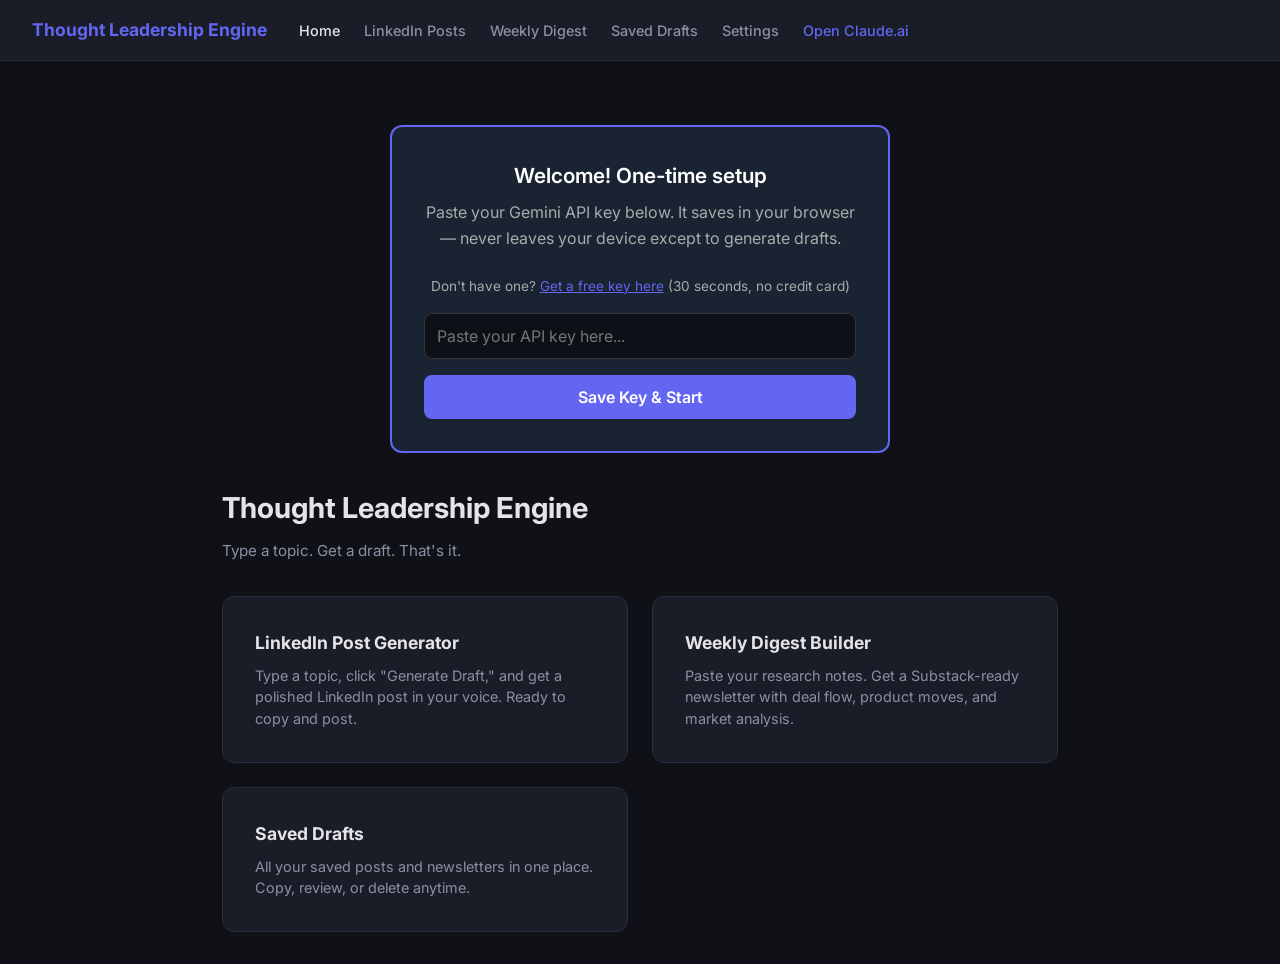
<file: docs/index.html>
<!DOCTYPE html>
<html lang="en">
<head>
    <meta charset="UTF-8">
    <meta name="viewport" content="width=device-width, initial-scale=1.0">
    <title>Thought Leadership Engine</title>
    <link rel="preconnect" href="https://fonts.googleapis.com">
    <link href="https://fonts.googleapis.com/css2?family=Inter:wght@400;500;600;700&display=swap" rel="stylesheet">
    <link rel="stylesheet" href="style.css">
</head>
<body>

<nav>
    <a href="#" class="logo" onclick="showTab('home'); return false;">Thought Leadership Engine</a>
    <div class="nav-links">
        <a href="#" data-tab="home" class="active" onclick="showTab('home'); return false;">Home</a>
        <a href="#" data-tab="linkedin" onclick="showTab('linkedin'); return false;">LinkedIn Posts</a>
        <a href="#" data-tab="digest" onclick="showTab('digest'); return false;">Weekly Digest</a>
        <a href="#" data-tab="drafts" onclick="showTab('drafts'); return false;">Saved Drafts</a>
        <a href="#" data-tab="settings" onclick="showTab('settings'); return false;">Settings</a>
        <a href="https://claude.ai" target="_blank" rel="noopener" class="claude-link">Open Claude.ai</a>
    </div>
    <button class="mobile-menu-btn" onclick="toggleMobileMenu()" aria-label="Menu">&#9776;</button>
</nav>

<!-- ========== HOME TAB ========== -->
<div id="tab-home" class="tab-content active">
    <div class="container">
        <h1>Thought Leadership Engine</h1>
        <p class="subtitle">Type a topic. Get a draft. That's it.</p>

        <div class="feature-grid">
            <a href="#" class="feature-card" onclick="showTab('linkedin'); return false;">
                <h3>LinkedIn Post Generator</h3>
                <p>Type a topic, click "Generate Draft," and get a polished LinkedIn post in your voice. Ready to copy and post.</p>
            </a>
            <a href="#" class="feature-card" onclick="showTab('digest'); return false;">
                <h3>Weekly Digest Builder</h3>
                <p>Paste your research notes. Get a Substack-ready newsletter with deal flow, product moves, and market analysis.</p>
            </a>
            <a href="#" class="feature-card" onclick="showTab('drafts'); return false;">
                <h3>Saved Drafts</h3>
                <p>All your saved posts and newsletters in one place. Copy, review, or delete anytime.</p>
            </a>
        </div>
    </div>
</div>

<!-- ========== LINKEDIN TAB ========== -->
<div id="tab-linkedin" class="tab-content">
    <div class="container">
        <h1>LinkedIn Post Generator</h1>
        <p class="subtitle">Enter your topic and thoughts. AI generates drafts directly with your voice profile and quality gates.</p>

        <div id="li-api-notice"></div>

        <!-- Step 1: Build Prompt -->
        <div class="card">
            <h2><span class="step-badge">Step 1</span> Build Your Post</h2>
            <div class="form-group">
                <label for="li-topic">Topic *</label>
                <input type="text" id="li-topic" placeholder="e.g., Why most AI strategies fail at the implementation layer">
            </div>
            <div class="form-group">
                <label for="li-thoughts">Raw Thoughts / Notes (optional)</label>
                <textarea id="li-thoughts" placeholder="Dump any rough ideas, data points, or angles here..."></textarea>
            </div>
            <div class="form-row">
                <div class="form-group">
                    <label for="li-tone">Tone Adjustment (optional)</label>
                    <input type="text" id="li-tone" placeholder="e.g., more provocative, more analytical">
                </div>
                <div class="form-group">
                    <label for="li-variants">Number of Variants</label>
                    <select id="li-variants">
                        <option value="1">1 variant</option>
                        <option value="2">2 variants</option>
                        <option value="3" selected>3 variants</option>
                    </select>
                </div>
            </div>
            <button class="btn btn-primary" id="li-generate-btn" onclick="generateLinkedInDraft()">Generate Draft</button>
        </div>

        <!-- Generated Output -->
        <div id="li-output-section" class="card" style="display:none;">
            <h2><span class="step-badge">Step 2</span> Your Generated Draft</h2>
            <div id="li-loading" class="loading-container" style="display:none;">
                <div class="spinner"></div>
                <p>Generating your LinkedIn post...</p>
            </div>
            <div id="li-error-msg"></div>
            <div class="result-box generated-output" id="li-generated-output" style="display:none;"></div>
            <div id="li-output-actions" class="btn-group" style="display:none;">
                <button class="btn btn-primary copy-prompt-btn" onclick="copyPrompt('li-generated-output', this)">Copy Draft</button>
                <button class="btn btn-primary" onclick="saveGeneratedLinkedIn()">Save to Drafts</button>
            </div>
        </div>

        <!-- Fallback: Manual copy/paste (shown when no API key) -->
        <div id="li-prompt-section" class="card" style="display:none;">
            <h2><span class="step-badge">Step 2</span> Copy &amp; Paste into Claude.ai</h2>
            <p class="step-instruction">Click the button below to copy the full prompt, then paste it into <a href="https://claude.ai" target="_blank" rel="noopener">Claude.ai</a>.</p>
            <div class="result-box" id="li-prompt-output"></div>
            <div class="btn-group">
                <button class="btn btn-primary btn-large copy-prompt-btn" onclick="copyPrompt('li-prompt-output', this)">Copy Prompt to Clipboard</button>
                <a href="https://claude.ai" target="_blank" rel="noopener" class="btn btn-secondary">Open Claude.ai</a>
            </div>
        </div>

        <!-- Save manual result -->
        <div id="li-save-section" class="card" style="display:none;">
            <h2><span class="step-badge">Step 3</span> Save Claude's Response</h2>
            <p class="step-instruction">After Claude generates your post(s), paste the final version here to save it.</p>
            <div class="form-group">
                <label for="li-result">Paste Claude's Response</label>
                <textarea id="li-result" rows="8" placeholder="Paste the LinkedIn post that Claude generated..."></textarea>
            </div>
            <button class="btn btn-primary" onclick="saveLinkedInDraft()">Save to Drafts</button>
            <div id="li-save-msg"></div>
        </div>

        <!-- Refinement -->
        <div class="card">
            <h2><span class="step-badge">Refine</span> Revise a Draft</h2>
            <p class="step-instruction">Have a draft that needs tweaking? Paste it below with your feedback.</p>
            <div class="form-group">
                <label for="li-refine-draft">Original Draft</label>
                <textarea id="li-refine-draft" rows="6" placeholder="Paste the draft you want to refine..."></textarea>
            </div>
            <div class="form-group">
                <label for="li-refine-feedback">Your Feedback</label>
                <textarea id="li-refine-feedback" rows="4" placeholder="e.g., Make the opening sharper, add a specific data point about market size..."></textarea>
            </div>
            <button class="btn btn-secondary" id="li-refine-btn" onclick="generateLinkedInRefine()">Refine Draft</button>

            <div id="li-refine-section" style="display:none; margin-top:1rem;">
                <div id="li-refine-loading" class="loading-container" style="display:none;">
                    <div class="spinner"></div>
                    <p>Refining your draft...</p>
                </div>
                <div id="li-refine-error-msg"></div>
                <div class="result-box generated-output" id="li-refine-output" style="display:none;"></div>
                <div id="li-refine-actions" class="btn-group" style="display:none;">
                    <button class="btn btn-primary copy-prompt-btn" onclick="copyPrompt('li-refine-output', this)">Copy Refined Draft</button>
                    <button class="btn btn-primary" onclick="saveGeneratedRefine('linkedin')">Save to Drafts</button>
                </div>
                <!-- Fallback for manual refine -->
                <div id="li-refine-fallback" style="display:none;">
                    <div class="result-box" id="li-refine-prompt-output"></div>
                    <div class="btn-group">
                        <button class="btn btn-primary btn-large copy-prompt-btn" onclick="copyPrompt('li-refine-prompt-output', this)">Copy Refinement Prompt</button>
                        <a href="https://claude.ai" target="_blank" rel="noopener" class="btn btn-secondary">Open Claude.ai</a>
                    </div>
                </div>
            </div>
        </div>
    </div>
</div>

<!-- ========== DIGEST TAB ========== -->
<div id="tab-digest" class="tab-content">
    <div class="container">
        <h1>Weekly Digest Builder</h1>
        <p class="subtitle">Paste your research and intel. AI generates a structured newsletter with source filtering and voice profile.</p>

        <div id="dg-api-notice"></div>

        <!-- Step 1: Input Intel -->
        <div class="card">
            <h2><span class="step-badge">Step 1</span> Paste Your Research / Intel</h2>
            <div class="form-group">
                <label for="dg-intel">Raw Intelligence Data *</label>
                <textarea id="dg-intel" rows="10" placeholder="Paste articles, notes, data points, funding announcements, product launches, etc."></textarea>
            </div>
            <div class="form-group">
                <label for="dg-focus">Custom Focus Area This Week (optional)</label>
                <input type="text" id="dg-focus" placeholder="e.g., Enterprise AI adoption, SaaS consolidation">
            </div>
            <button class="btn btn-primary" id="dg-generate-btn" onclick="generateDigestDraft()">Generate Draft</button>
        </div>

        <!-- Generated Output -->
        <div id="dg-output-section" class="card" style="display:none;">
            <h2><span class="step-badge">Step 2</span> Your Generated Digest</h2>
            <div id="dg-loading" class="loading-container" style="display:none;">
                <div class="spinner"></div>
                <p>Generating your weekly digest...</p>
            </div>
            <div id="dg-error-msg"></div>
            <div class="result-box generated-output" id="dg-generated-output" style="display:none;"></div>
            <div id="dg-output-actions" class="btn-group" style="display:none;">
                <button class="btn btn-primary copy-prompt-btn" onclick="copyPrompt('dg-generated-output', this)">Copy Draft</button>
                <button class="btn btn-primary" onclick="saveGeneratedDigest()">Save to Drafts</button>
            </div>
        </div>

        <!-- Fallback: Manual copy/paste -->
        <div id="dg-prompt-section" class="card" style="display:none;">
            <h2><span class="step-badge">Step 2</span> Copy &amp; Paste into Claude.ai</h2>
            <p class="step-instruction">Click the button below to copy the full digest prompt, then paste it into <a href="https://claude.ai" target="_blank" rel="noopener">Claude.ai</a>.</p>
            <div class="result-box" id="dg-prompt-output"></div>
            <div class="btn-group">
                <button class="btn btn-primary btn-large copy-prompt-btn" onclick="copyPrompt('dg-prompt-output', this)">Copy Prompt to Clipboard</button>
                <a href="https://claude.ai" target="_blank" rel="noopener" class="btn btn-secondary">Open Claude.ai</a>
            </div>
        </div>

        <!-- Save manual result -->
        <div id="dg-save-section" class="card" style="display:none;">
            <h2><span class="step-badge">Step 3</span> Save Claude's Response</h2>
            <p class="step-instruction">After Claude generates your digest, paste the final version here to save it.</p>
            <div class="form-group">
                <label for="dg-result">Paste Claude's Response</label>
                <textarea id="dg-result" rows="10" placeholder="Paste the digest that Claude generated..."></textarea>
            </div>
            <button class="btn btn-primary" onclick="saveDigestDraft()">Save to Drafts</button>
            <div id="dg-save-msg"></div>
        </div>

        <!-- Refinement -->
        <div class="card">
            <h2><span class="step-badge">Refine</span> Revise a Digest</h2>
            <p class="step-instruction">Have a digest that needs tweaking? Paste it below with your feedback.</p>
            <div class="form-group">
                <label for="dg-refine-draft">Original Digest</label>
                <textarea id="dg-refine-draft" rows="6" placeholder="Paste the digest you want to refine..."></textarea>
            </div>
            <div class="form-group">
                <label for="dg-refine-feedback">Your Feedback</label>
                <textarea id="dg-refine-feedback" rows="4" placeholder="e.g., Sharpen the headline insight, add more context to Deal Flow section..."></textarea>
            </div>
            <button class="btn btn-secondary" id="dg-refine-btn" onclick="generateDigestRefine()">Refine Draft</button>

            <div id="dg-refine-section" style="display:none; margin-top:1rem;">
                <div id="dg-refine-loading" class="loading-container" style="display:none;">
                    <div class="spinner"></div>
                    <p>Refining your digest...</p>
                </div>
                <div id="dg-refine-error-msg"></div>
                <div class="result-box generated-output" id="dg-refine-output" style="display:none;"></div>
                <div id="dg-refine-actions" class="btn-group" style="display:none;">
                    <button class="btn btn-primary copy-prompt-btn" onclick="copyPrompt('dg-refine-output', this)">Copy Refined Draft</button>
                    <button class="btn btn-primary" onclick="saveGeneratedRefine('digest')">Save to Drafts</button>
                </div>
                <!-- Fallback for manual refine -->
                <div id="dg-refine-fallback" style="display:none;">
                    <div class="result-box" id="dg-refine-prompt-output"></div>
                    <div class="btn-group">
                        <button class="btn btn-primary btn-large copy-prompt-btn" onclick="copyPrompt('dg-refine-prompt-output', this)">Copy Refinement Prompt</button>
                        <a href="https://claude.ai" target="_blank" rel="noopener" class="btn btn-secondary">Open Claude.ai</a>
                    </div>
                </div>
            </div>
        </div>
    </div>
</div>

<!-- ========== DRAFTS TAB ========== -->
<div id="tab-drafts" class="tab-content">
    <div class="container">
        <h1>Saved Drafts</h1>
        <p class="subtitle">All your saved LinkedIn posts and digest newsletters. Stored in your browser's local storage.</p>

        <div class="draft-filters">
            <button class="btn btn-secondary filter-btn active" data-filter="all" onclick="filterDrafts('all', this)">All</button>
            <button class="btn btn-secondary filter-btn" data-filter="linkedin" onclick="filterDrafts('linkedin', this)">LinkedIn</button>
            <button class="btn btn-secondary filter-btn" data-filter="digest" onclick="filterDrafts('digest', this)">Digest</button>
        </div>

        <div id="drafts-list" class="card">
            <p class="empty-state">No saved drafts yet. Generate a post or digest and save it here.</p>
        </div>
    </div>
</div>

<!-- ========== SETTINGS TAB ========== -->
<div id="tab-settings" class="tab-content">
    <div class="container">
        <h1>Settings</h1>
        <p class="subtitle">Configure your API key for direct AI generation.</p>

        <div class="card">
            <h2>Gemini API Key</h2>
            <p class="step-instruction">Enter your Google Gemini API key to enable direct draft generation. Your key is stored locally in your browser and never sent anywhere except the Gemini API.</p>
            <div class="api-key-status" id="api-key-status"></div>
            <div class="form-group">
                <label for="settings-api-key">API Key</label>
                <div class="api-key-input-row">
                    <input type="password" id="settings-api-key" placeholder="Enter your Gemini API key...">
                    <button class="btn btn-secondary btn-icon" onclick="toggleApiKeyVisibility()" id="toggle-key-btn" title="Show/hide key">Show</button>
                </div>
            </div>
            <div class="btn-group">
                <button class="btn btn-primary" onclick="saveApiKey()">Save Key</button>
                <button class="btn btn-danger" onclick="clearApiKey()">Remove Key</button>
            </div>
            <div id="settings-msg"></div>
        </div>

        <div class="card">
            <h2>How to get a Gemini API Key</h2>
            <div class="how-it-works">
                <div class="step-item">
                    <span class="step-number">1</span>
                    <div>
                        <strong>Go to Google AI Studio</strong>
                        <p class="step-desc">Visit <a href="https://aistudio.google.com/apikey" target="_blank" rel="noopener" style="color: var(--accent);">aistudio.google.com/apikey</a></p>
                    </div>
                </div>
                <div class="step-item">
                    <span class="step-number">2</span>
                    <div>
                        <strong>Create an API key</strong>
                        <p class="step-desc">Click "Create API key" and select a project (or create a new one).</p>
                    </div>
                </div>
                <div class="step-item">
                    <span class="step-number">3</span>
                    <div>
                        <strong>Copy and paste it above</strong>
                        <p class="step-desc">The free tier includes generous usage for Gemini Flash. No credit card required.</p>
                    </div>
                </div>
            </div>
        </div>
    </div>
</div>

<!-- Draft View Modal -->
<div id="draft-modal" class="modal" style="display:none;">
    <div class="modal-content">
        <div class="modal-header">
            <h2 id="modal-title">Draft</h2>
            <button class="btn btn-secondary" onclick="closeModal()">&times; Close</button>
        </div>
        <div class="modal-meta" id="modal-meta"></div>
        <div class="result-box" id="modal-body"></div>
        <div class="btn-group">
            <button class="btn btn-primary" onclick="copyPrompt('modal-body', this)">Copy Content</button>
            <button class="btn btn-danger" id="modal-delete-btn">Delete Draft</button>
        </div>
    </div>
</div>

<script src="app.js"></script>
</body>
</html>
</file>
<file: docs/style.css>
:root {
    --bg: #0f1117;
    --surface: #1a1d27;
    --surface-hover: #22263a;
    --border: #2a2e3f;
    --text: #e4e4e7;
    --text-muted: #8b8fa3;
    --accent: #6366f1;
    --accent-hover: #818cf8;
    --warning: #f59e0b;
    --danger: #ef4444;
    --success: #22c55e;
}

* {
    margin: 0;
    padding: 0;
    box-sizing: border-box;
}

body {
    font-family: 'Inter', -apple-system, BlinkMacSystemFont, 'Segoe UI', sans-serif;
    background: var(--bg);
    color: var(--text);
    line-height: 1.6;
    min-height: 100vh;
}

/* Navigation */
nav {
    background: var(--surface);
    border-bottom: 1px solid var(--border);
    padding: 1rem 2rem;
    display: flex;
    align-items: center;
    gap: 2rem;
    position: sticky;
    top: 0;
    z-index: 100;
}

nav .logo {
    font-size: 1.1rem;
    font-weight: 700;
    color: var(--accent);
    text-decoration: none;
    white-space: nowrap;
}

nav .nav-links {
    display: flex;
    gap: 1.5rem;
    align-items: center;
}

nav a {
    color: var(--text-muted);
    text-decoration: none;
    font-size: 0.9rem;
    font-weight: 500;
    transition: color 0.2s;
}

nav a:hover, nav a.active {
    color: var(--text);
}

nav .claude-link {
    color: var(--accent);
    margin-left: auto;
}

nav .claude-link:hover {
    color: var(--accent-hover);
}

.mobile-menu-btn {
    display: none;
    background: none;
    border: 1px solid var(--border);
    color: var(--text);
    font-size: 1.3rem;
    padding: 0.3rem 0.6rem;
    border-radius: 6px;
    cursor: pointer;
    margin-left: auto;
}

/* Main layout */
.container {
    max-width: 900px;
    margin: 0 auto;
    padding: 2rem;
}

/* Tab system */
.tab-content {
    display: none;
}

.tab-content.active {
    display: block;
}

h1 {
    font-size: 1.8rem;
    font-weight: 700;
    margin-bottom: 0.5rem;
}

h2 {
    font-size: 1.3rem;
    font-weight: 600;
    margin-bottom: 1rem;
}

.subtitle {
    color: var(--text-muted);
    font-size: 0.95rem;
    margin-bottom: 2rem;
}

/* Cards */
.card {
    background: var(--surface);
    border: 1px solid var(--border);
    border-radius: 12px;
    padding: 1.5rem;
    margin-bottom: 1.5rem;
}

.card h2 {
    margin-bottom: 1rem;
}

/* Forms */
.form-group {
    margin-bottom: 1rem;
}

label {
    display: block;
    font-size: 0.85rem;
    font-weight: 600;
    color: var(--text-muted);
    margin-bottom: 0.4rem;
    text-transform: uppercase;
    letter-spacing: 0.05em;
}

input[type="text"],
textarea,
select {
    width: 100%;
    padding: 0.75rem 1rem;
    background: var(--bg);
    border: 1px solid var(--border);
    border-radius: 8px;
    color: var(--text);
    font-size: 0.95rem;
    font-family: inherit;
    transition: border-color 0.2s;
}

input[type="text"]:focus,
textarea:focus,
select:focus {
    outline: none;
    border-color: var(--accent);
}

textarea {
    min-height: 120px;
    resize: vertical;
}

.form-row {
    display: grid;
    grid-template-columns: 1fr 1fr;
    gap: 1rem;
}

/* Buttons */
button, .btn {
    display: inline-flex;
    align-items: center;
    justify-content: center;
    gap: 0.5rem;
    padding: 0.7rem 1.5rem;
    border: none;
    border-radius: 8px;
    font-size: 0.9rem;
    font-weight: 600;
    cursor: pointer;
    transition: all 0.2s;
    text-decoration: none;
    font-family: inherit;
}

.btn-primary {
    background: var(--accent);
    color: white;
}

.btn-primary:hover {
    background: var(--accent-hover);
}

.btn-secondary {
    background: var(--surface-hover);
    color: var(--text);
    border: 1px solid var(--border);
}

.btn-secondary:hover {
    border-color: var(--text-muted);
}

.btn-danger {
    background: transparent;
    color: var(--danger);
    border: 1px solid var(--danger);
}

.btn-danger:hover {
    background: var(--danger);
    color: white;
}

.btn-group {
    display: flex;
    gap: 0.75rem;
    margin-top: 1rem;
    flex-wrap: wrap;
}

.btn-large {
    padding: 0.9rem 2rem;
    font-size: 1rem;
}

/* Copy prompt button - prominent style */
.copy-prompt-btn {
    position: relative;
}

.copy-prompt-btn.copied {
    background: var(--success);
}

/* Results */
.result-box {
    background: var(--bg);
    border: 1px solid var(--border);
    border-radius: 8px;
    padding: 1.5rem;
    margin: 1rem 0;
    white-space: pre-wrap;
    font-size: 0.9rem;
    line-height: 1.7;
    overflow-y: auto;
    word-wrap: break-word;
}

/* Alerts */
.warning {
    background: rgba(245, 158, 11, 0.1);
    border: 1px solid rgba(245, 158, 11, 0.3);
    border-radius: 8px;
    padding: 0.75rem 1rem;
    margin-bottom: 1rem;
    font-size: 0.9rem;
    color: var(--warning);
}

.error {
    background: rgba(239, 68, 68, 0.1);
    border: 1px solid rgba(239, 68, 68, 0.3);
    border-radius: 8px;
    padding: 0.75rem 1rem;
    margin-bottom: 1rem;
    font-size: 0.9rem;
    color: var(--danger);
}

.success {
    background: rgba(34, 197, 94, 0.1);
    border: 1px solid rgba(34, 197, 94, 0.3);
    border-radius: 8px;
    padding: 0.75rem 1rem;
    margin-bottom: 1rem;
    font-size: 0.9rem;
    color: var(--success);
}

/* Badge */
.badge {
    display: inline-block;
    padding: 0.2rem 0.6rem;
    border-radius: 4px;
    font-size: 0.75rem;
    font-weight: 600;
    text-transform: uppercase;
}

.badge-linkedin {
    background: rgba(99, 102, 241, 0.15);
    color: var(--accent);
}

.badge-digest {
    background: rgba(34, 197, 94, 0.15);
    color: var(--success);
}

/* Step badges */
.step-badge {
    display: inline-block;
    background: var(--accent);
    color: white;
    padding: 0.15rem 0.6rem;
    border-radius: 4px;
    font-size: 0.75rem;
    font-weight: 700;
    text-transform: uppercase;
    margin-right: 0.5rem;
    vertical-align: middle;
}

.step-instruction {
    color: var(--text-muted);
    font-size: 0.9rem;
    margin-bottom: 1rem;
}

.step-instruction a {
    color: var(--accent);
    text-decoration: none;
}

.step-instruction a:hover {
    text-decoration: underline;
}

/* Home page */
.feature-grid {
    display: grid;
    grid-template-columns: 1fr 1fr;
    gap: 1.5rem;
    margin-top: 2rem;
}

.feature-card {
    background: var(--surface);
    border: 1px solid var(--border);
    border-radius: 12px;
    padding: 2rem;
    text-decoration: none;
    color: var(--text);
    transition: all 0.2s;
}

.feature-card:hover {
    border-color: var(--accent);
    transform: translateY(-2px);
}

.feature-card h3 {
    font-size: 1.1rem;
    margin-bottom: 0.5rem;
}

.feature-card p {
    font-size: 0.9rem;
    color: var(--text-muted);
    line-height: 1.5;
}

/* How it works */
.how-it-works {
    display: flex;
    flex-direction: column;
    gap: 1rem;
}

.step-item {
    display: flex;
    align-items: flex-start;
    gap: 1rem;
}

.step-number {
    display: flex;
    align-items: center;
    justify-content: center;
    min-width: 36px;
    height: 36px;
    border-radius: 50%;
    background: var(--accent);
    color: white;
    font-weight: 700;
    font-size: 0.9rem;
    flex-shrink: 0;
}

.step-item strong {
    display: block;
    margin-bottom: 0.15rem;
}

.step-desc {
    color: var(--text-muted);
    font-size: 0.9rem;
}

/* Draft filters */
.draft-filters {
    display: flex;
    gap: 0.5rem;
    margin-bottom: 1rem;
}

.filter-btn.active {
    background: var(--accent);
    color: white;
    border-color: var(--accent);
}

/* Drafts list */
.draft-item {
    display: flex;
    align-items: center;
    justify-content: space-between;
    padding: 1rem;
    border-bottom: 1px solid var(--border);
    transition: background 0.2s;
    cursor: pointer;
    gap: 1rem;
}

.draft-item:last-child {
    border-bottom: none;
}

.draft-item:hover {
    background: var(--surface-hover);
}

.draft-info {
    flex: 1;
    min-width: 0;
}

.draft-info .date {
    font-size: 0.8rem;
    color: var(--text-muted);
}

.draft-info .preview {
    font-size: 0.9rem;
    color: var(--text);
    margin-top: 0.25rem;
    display: -webkit-box;
    -webkit-line-clamp: 2;
    -webkit-box-orient: vertical;
    overflow: hidden;
}

.draft-actions {
    display: flex;
    gap: 0.5rem;
    flex-shrink: 0;
}

.empty-state {
    text-align: center;
    color: var(--text-muted);
    padding: 2rem 1rem;
    font-size: 0.95rem;
}

/* Modal */
.modal {
    position: fixed;
    top: 0;
    left: 0;
    right: 0;
    bottom: 0;
    background: rgba(0, 0, 0, 0.7);
    z-index: 200;
    display: flex;
    align-items: center;
    justify-content: center;
    padding: 2rem;
}

.modal-content {
    background: var(--surface);
    border: 1px solid var(--border);
    border-radius: 12px;
    padding: 2rem;
    max-width: 800px;
    width: 100%;
    max-height: 80vh;
    overflow-y: auto;
}

.modal-header {
    display: flex;
    align-items: center;
    justify-content: space-between;
    margin-bottom: 1rem;
}

.modal-meta {
    font-size: 0.85rem;
    color: var(--text-muted);
    margin-bottom: 1rem;
}

/* Select styling */
select {
    appearance: none;
    background-image: url("data:image/svg+xml,%3Csvg xmlns='http://www.w3.org/2000/svg' width='12' height='12' fill='%238b8fa3' viewBox='0 0 16 16'%3E%3Cpath d='M8 11L3 6h10z'/%3E%3C/svg%3E");
    background-repeat: no-repeat;
    background-position: right 1rem center;
    padding-right: 2.5rem;
}

/* Loading spinner */
.loading-container {
    display: flex;
    flex-direction: column;
    align-items: center;
    gap: 1rem;
    padding: 2rem;
    color: var(--text-muted);
}

.spinner {
    width: 40px;
    height: 40px;
    border: 3px solid var(--border);
    border-top-color: var(--accent);
    border-radius: 50%;
    animation: spin 0.8s linear infinite;
}

@keyframes spin {
    to { transform: rotate(360deg); }
}

/* Generated output */
.generated-output {
    white-space: pre-wrap;
    line-height: 1.8;
}

/* API key status */
.api-key-status {
    display: flex;
    align-items: center;
    gap: 0.5rem;
    padding: 0.6rem 1rem;
    border-radius: 8px;
    font-size: 0.9rem;
    font-weight: 500;
    margin-bottom: 1rem;
}

.api-key-status.status-ok {
    background: rgba(34, 197, 94, 0.1);
    border: 1px solid rgba(34, 197, 94, 0.3);
    color: var(--success);
}

.api-key-status.status-missing {
    background: rgba(239, 68, 68, 0.1);
    border: 1px solid rgba(239, 68, 68, 0.3);
    color: var(--danger);
}

.status-icon {
    font-size: 1.1rem;
}

/* API key input row */
.api-key-input-row {
    display: flex;
    gap: 0.5rem;
}

.api-key-input-row input {
    flex: 1;
    padding: 0.75rem 1rem;
    background: var(--bg);
    border: 1px solid var(--border);
    border-radius: 8px;
    color: var(--text);
    font-size: 0.95rem;
    font-family: inherit;
    transition: border-color 0.2s;
}

.api-key-input-row input:focus {
    outline: none;
    border-color: var(--accent);
}

.btn-icon {
    padding: 0.7rem 1rem;
    white-space: nowrap;
}

/* API notice banner */
.api-notice {
    background: rgba(99, 102, 241, 0.08);
    border: 1px solid rgba(99, 102, 241, 0.25);
    border-radius: 8px;
    padding: 0.75rem 1rem;
    margin-bottom: 1.5rem;
    font-size: 0.9rem;
    color: var(--text-muted);
    line-height: 1.5;
}

.api-notice a {
    color: var(--accent);
    text-decoration: none;
    font-weight: 500;
}

.api-notice a:hover {
    text-decoration: underline;
}

/* Settings nav indicator */
nav a[data-tab="settings"] {
    position: relative;
}

/* Responsive */
@media (max-width: 768px) {
    .container {
        padding: 1rem;
    }

    .feature-grid {
        grid-template-columns: 1fr;
    }

    .form-row {
        grid-template-columns: 1fr;
    }

    nav {
        padding: 0.75rem 1rem;
        gap: 1rem;
    }

    nav .nav-links {
        display: none;
        position: absolute;
        top: 100%;
        left: 0;
        right: 0;
        background: var(--surface);
        border-bottom: 1px solid var(--border);
        flex-direction: column;
        padding: 1rem 1.5rem;
        gap: 1rem;
    }

    nav .nav-links.open {
        display: flex;
    }

    .mobile-menu-btn {
        display: block;
    }

    h1 {
        font-size: 1.4rem;
    }

    .modal {
        padding: 1rem;
    }

    .modal-content {
        padding: 1.25rem;
    }

    .btn-large {
        width: 100%;
    }

    .btn-group {
        flex-direction: column;
    }
}
</file>
